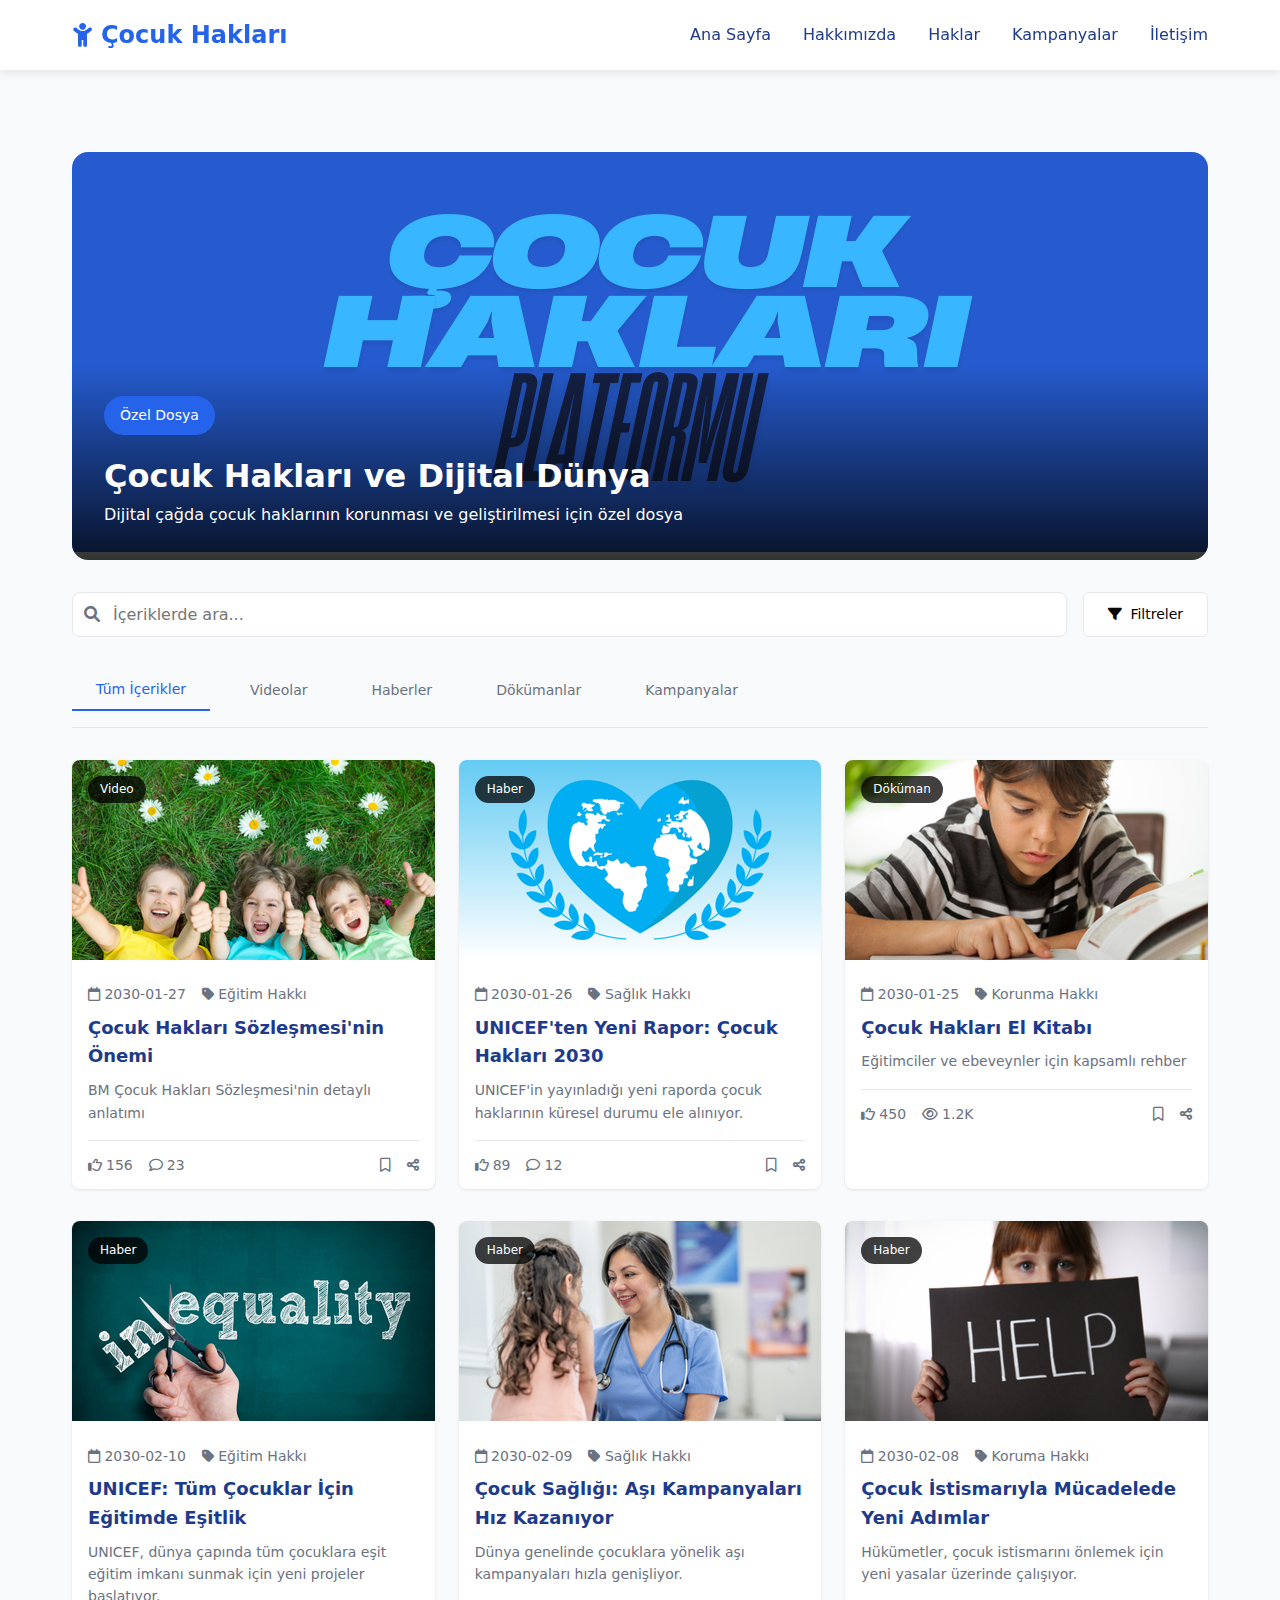
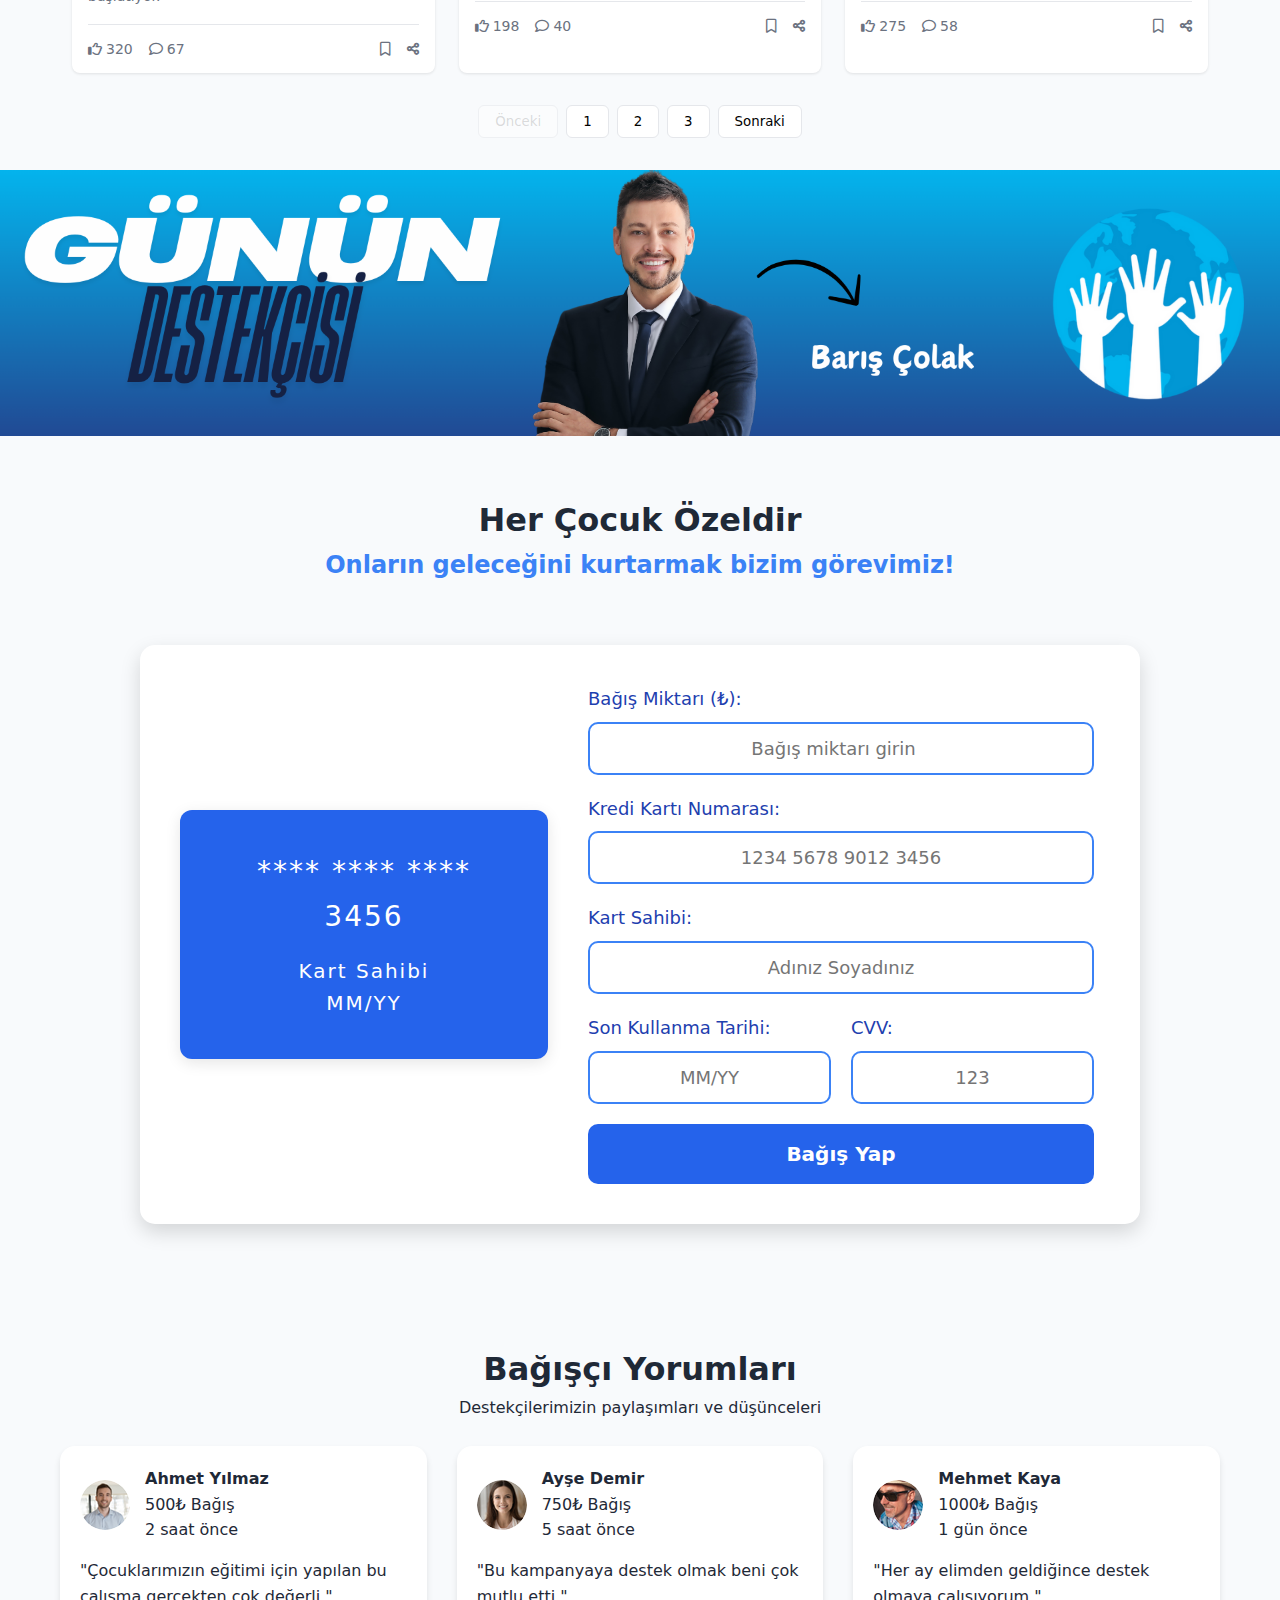
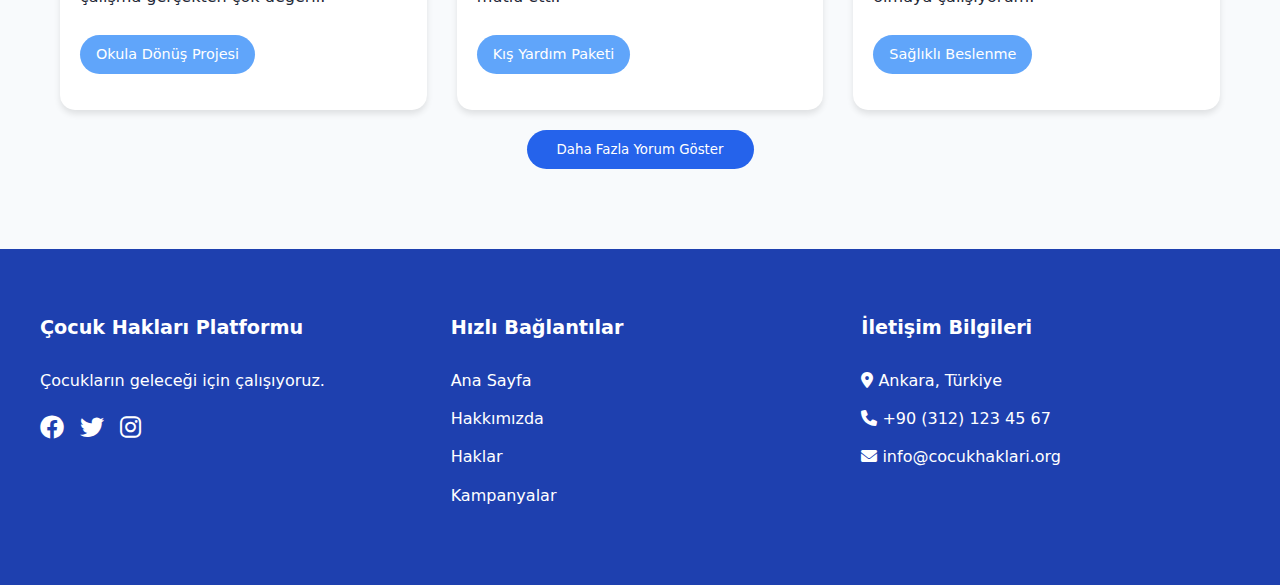
<file: news.html>
<!DOCTYPE html>
<html lang="tr">
<head>
    <meta charset="UTF-8">
    <meta name="viewport" content="width=device-width, initial-scale=1.0">
    <title>Anasayfa | Çocuk Hakları Platformu</title>
    <link href="https://cdnjs.cloudflare.com/ajax/libs/font-awesome/6.0.0/css/all.min.css" rel="stylesheet">
    <link rel="stylesheet" href="/css/style.css">
    <link rel="shortcut icon" href="/images/shortcut_icon.png" >
    <style>
                .comments-section {
            padding: 60px 20px;
            max-width: 1200px;
            margin: 0 auto;
        }

        .comments-grid {
            display: grid;
            grid-template-columns: repeat(auto-fit, minmax(260px, 1fr));
            gap: 30px;
        }

        .comment-card {
            background: var(--light);
            border-radius: 15px;
            padding: 20px;
            box-shadow: 0 4px 6px rgba(0, 0, 0, 0.1);
            transition: transform 0.3s;
        }

        .comment-card:hover {
            transform: translateY(-5px);
        }

        .comment-header {
            display: flex;
            align-items: center;
            gap: 15px;
            margin-bottom: 15px;
        }

        .commenter-image {
            width: 50px;
            height: 50px;
            border-radius: 50%;
            object-fit: cover;
        }

        .load-more-btn {
            display: block;
            width: fit-content;
            margin: 20px auto;
            background-color: var(--primary);
            color: var(--light);
            padding: 12px 30px;
            border-radius: 25px;
            border: none;
            cursor: pointer;
            transition: transform 0.3s;
        }

        .load-more-btn:hover {
            transform: scale(1.05);
        }
               .banner {
    width: 100%;
    max-width: 1920px;
    margin: 0 auto;
    text-align: center;
}
.donation-section {
        max-width: 1000px;
        margin: 60px auto;
        background: white;
        padding: 40px;
        border-radius: 15px;
        box-shadow: 0 8px 20px rgba(0, 0, 0, 0.15);
        text-align: center;
        display: flex;
        align-items: center;
        gap: 40px;
      }

      @media screen and (max-width: 768px) {
        .donation-section {
          flex-direction: column;
        }
        .card-preview {
          max-width: 100% !important;
        }

        form {
          max-width: 100% !important;
        }

        .input-row {
          flex-direction: column;
        }
      }

.card-preview {
    background: #2563eb;
    padding: 40px;
    border-radius: 12px;
    color: white;
    font-family: 'Courier New', Courier, monospace;
    box-shadow: 0 4px 15px rgba(0, 0, 0, 0.1);
    flex: 1;
    max-width: 40%;
}

.card {
    text-align: left;
    font-size: 20px;
    letter-spacing: 2px;
}

.card-number {
    font-size: 28px;
    margin-bottom: 15px;
    text-align: center;
}

.card-holder,
.card-expiry {
    font-size: 20px;
    text-align: center;
}

form {
    display: flex;
    flex-direction: column;
    gap: 20px;
    flex: 1;
    max-width: 55%;
}

.input-group {
    text-align: left;
}

.input-group label {
    font-size: 18px;
    color: #1e40af;
    margin-bottom: 8px;
    display: block;
}

.input-group input {
    width: 100%;
    padding: 14px;
    border: 2px solid #3b82f6;
    border-radius: 10px;
    font-size: 18px;
    text-align: center;
    transition: all 0.3s ease-in-out;
}

.input-group input:focus {
    border-color: #1e40af;
    outline: none;
}

.input-row {
    display: flex;
    gap: 20px;
}

.donate-btn {
    background: #2563eb;
    color: white;
    padding: 18px;
    border: none;
    border-radius: 10px;
    font-size: 20px;
    cursor: pointer;
    transition: all 0.3s;
    font-weight: bold;
}

.donate-btn:hover {
    background: #1e40af;
}

.banner-img {
    width: 100%;
    height: auto;
    max-height: 400px;
    object-fit: cover;
}
        .filter-actions {
    display: flex;
    justify-content: flex-end;
    gap: 1rem;
    margin-top: 1.5rem;
    padding-top: 1.5rem;
    border-top: 1px solid #e5e7eb;
}

.filter-reset {
    background-color: white;
    border: 1px solid #e5e7eb;
    color: var(--gray);
    padding: 0.75rem 1.5rem;
    border-radius: 0.375rem;
    font-size: 0.875rem;
    cursor: pointer;
    transition: all 0.2s;
}

.filter-reset:hover {
    background-color: var(--background);
    color: var(--text);
}
        :root {
            --primary: #2563eb;
            --secondary: #3b82f6;
            --accent: #60a5fa;
            --background: #f0f9ff;
            --text: #1e3a8a;
            --light: #ffffff;
            --dark: #1e40af;
            --gray: #6b7280;
        }

        * {
            margin: 0;
            padding: 0;
            box-sizing: border-box;
        }

        body {
            font-family: 'Segoe UI', Tahoma, Geneva, Verdana, sans-serif;
            background-color: #f8fafc;
            color: #1f2937;
        }

        .container {
            max-width: 1200px;
            margin: 0 auto;
            padding: 2rem;
        }

        /* Featured Content */
        .featured {
            position: relative;
            border-radius: 1rem;
            overflow: hidden;
            margin-bottom: 2rem;
            margin-top: 120px;
        }

        .featured-image {
            width: 100%;
            height: 400px;
            object-fit: cover;
        }

        .featured-content {
            position: absolute;
            bottom: 0;
            left: 0;
            right: 0;
            padding: 2rem;
            background: linear-gradient(to top, rgba(0,0,0,0.8), transparent);
            color: white;
        }

        .badge {
            background-color: var(--primary);
            color: white;
            padding: 0.5rem 1rem;
            border-radius: 9999px;
            font-size: 0.875rem;
            display: inline-block;
            margin-bottom: 1rem;
        }

        /* Search and Filters */
        .search-section {
            margin-bottom: 2rem;
        }

        .search-container {
            display: flex;
            gap: 1rem;
            margin-bottom: 1rem;
        }

        .search-box {
            flex: 1;
            position: relative;
        }

        .search-input {
            width: 100%;
            padding: 0.75rem 1rem 0.75rem 2.5rem;
            border: 1px solid #e5e7eb;
            border-radius: 0.5rem;
            font-size: 1rem;
        }

        .search-icon {
            position: absolute;
            left: 0.75rem;
            top: 50%;
            transform: translateY(-50%);
            color: var(--gray);
        }

        .filter-button {
            padding: 0.75rem 1.5rem;
            background-color: white;
            border: 1px solid #e5e7eb;
            border-radius: 0.5rem;
            cursor: pointer;
            display: flex;
            align-items: center;
            gap: 0.5rem;
        }

        /* Filters Panel */
        .filters-panel {
            background-color: white;
            padding: 1.5rem;
            border-radius: 0.5rem;
            box-shadow: 0 1px 3px rgba(0,0,0,0.1);
            margin-bottom: 2rem;
            display: none;
        }

        .filters-grid {
            display: grid;
            grid-template-columns: repeat(auto-fit, minmax(200px, 1fr));
            gap: 1.5rem;
        }

        .filter-group {
            display: flex;
            flex-direction: column;
            gap: 0.75rem;
        }

        .filter-label {
            font-size: 0.875rem;
            font-weight: 600;
            color: var(--text);
        }

        .filter-select {
            padding: 0.75rem;
            border: 1px solid #e5e7eb;
            border-radius: 0.375rem;
            font-size: 0.875rem;
            background-color: white;
        }

        .filter-checkbox-group {
            display: flex;
            flex-direction: column;
            gap: 0.5rem;
        }

        .filter-checkbox-item {
            display: flex;
            align-items: center;
            gap: 0.5rem;
        }

        .filter-checkbox {
            width: 1rem;
            height: 1rem;
        }

        .filter-date-inputs {
            display: flex;
            gap: 0.5rem;
        }

        .filter-date-input {
            flex: 1;
            padding: 0.75rem;
            border: 1px solid #e5e7eb;
            border-radius: 0.375rem;
            font-size: 0.875rem;
        }

        .filter-actions {
            display: flex;
            justify-content: flex-end;
            gap: 1rem;
            margin-top: 1.5rem;
            padding-top: 1.5rem;
            border-top: 1px solid #e5e7eb;
        }

        .filter-button {
            padding: 0.75rem 1.5rem;
            border-radius: 0.375rem;
            font-size: 0.875rem;
            cursor: pointer;
            transition: all 0.2s;
        }

        .filter-reset {
            background-color: white;
            border: 1px solid #e5e7eb;
            color: var(--gray);
        }

        .filter-apply {
            background-color: var(--primary);
            border: none;
            color: white;
        }

        .active-filters {
            display: flex;
            flex-wrap: wrap;
            gap: 0.5rem;
            margin-top: 1rem;
        }

        .active-filter {
            display: flex;
            align-items: center;
            gap: 0.5rem;
            padding: 0.5rem 1rem;
            background-color: var(--background);
            border-radius: 9999px;
            font-size: 0.875rem;
            color: var(--text);
        }

        .active-filter button {
            background: none;
            border: none;
            color: var(--gray);
            cursor: pointer;
            padding: 0.25rem;
        }

        /* Tabs */
        .tabs {
            margin-bottom: 2rem;
        }

        .tabs-list {
            display: flex;
            gap: 1rem;
            overflow-x: auto;
            padding-bottom: 1rem;
            border-bottom: 1px solid #e5e7eb;
        }

        .tab-button {
            padding: 0.75rem 1.5rem;
            background: none;
            border: none;
            cursor: pointer;
            font-size: 0.875rem;
            color: var(--gray);
            white-space: nowrap;
        }

        .tab-button.active {
            color: var(--primary);
            border-bottom: 2px solid var(--primary);
        }

        /* Content Grid */
        .content-grid {
            display: grid;
            grid-template-columns: repeat(auto-fill, minmax(300px, 1fr));
            gap: 1.5rem;
            margin-bottom: 2rem;
        }

        .content-card {
            background: white;
            border-radius: 0.5rem;
            overflow: hidden;
            box-shadow: 0 1px 3px rgba(0,0,0,0.1);
            transition: box-shadow 0.3s ease;
        }

        .content-card:hover {
            box-shadow: 0 4px 6px rgba(0,0,0,0.1);
        }

        .card-image-container {
            position: relative;
        }

        .card-image {
            width: 100%;
            height: 200px;
            object-fit: cover;
        }

        .card-type-badge {
            position: absolute;
            top: 1rem;
            left: 1rem;
            background-color: rgba(0,0,0,0.75);
            color: white;
            padding: 0.25rem 0.75rem;
            border-radius: 9999px;
            font-size: 0.75rem;
        }

        .card-content {
            padding: 1rem;
        }

        .card-meta {
            display: flex;
            align-items: center;
            gap: 1rem;
            margin-bottom: 0.5rem;
            color: var(--gray);
            font-size: 0.875rem;
        }

        .card-title {
            font-size: 1.125rem;
            font-weight: 600;
            margin-bottom: 0.5rem;
            color: var(--text);
        }

        .card-description {
            color: var(--gray);
            font-size: 0.875rem;
            margin-bottom: 1rem;
        }

        .card-actions {
            display: flex;
            justify-content: space-between;
            align-items: center;
            padding-top: 1rem;
            border-top: 1px solid #e5e7eb;
        }

        .action-buttons {
            display: flex;
            gap: 1rem;
        }

        .action-button {
            background: none;
            border: none;
            cursor: pointer;
            color: var(--gray);
            display: flex;
            align-items: center;
            gap: 0.25rem;
            font-size: 0.875rem;
        }

        .action-button:hover {
            color: var(--primary);
        }

        /* Pagination */
        .pagination {
            display: flex;
            justify-content: center;
            gap: 0.5rem;
            margin-top: 2rem;
        }

        .pagination-button {
            padding: 0.5rem 1rem;
            border: 1px solid #e5e7eb;
            border-radius: 0.375rem;
            background-color: white;
            cursor: pointer;
        }

        .pagination-button:disabled {
            opacity: 0.5;
            cursor: not-allowed;
        }

        /* Responsive Design */
        @media (max-width: 768px) {
            .container {
                padding: 1rem;
            }

            .featured-image {
                height: 330px;
            }

            .content-grid {
                grid-template-columns: 1fr;
            }

            .search-container {
                flex-direction: column;
            }

            .filters-grid {
                grid-template-columns: 1fr;
            }
        }

        /* Mobile Menu Styles */
        @media (max-width: 768px) {
            .nav-links {
                display: none;
                position: fixed;
                top: 70px;
                left: 0;
                width: 100%;
                background: rgba(255, 255, 255, 0.95);
                backdrop-filter: blur(10px);
                flex-direction: column;
                align-items: center;
                padding: 2rem 0;
                box-shadow: 0 4px 6px rgba(0, 0, 0, 0.1);
                z-index: 1000;
            }

            .nav-links.mobile-active {
                display: flex;
            }

            .nav-links a {
                margin: 1rem 0;
                font-size: 1.2rem;
            }

            .mobile-menu-toggle {
                display: flex;
                flex-direction: column;
                justify-content: space-between;
                width: 30px;
                height: 20px;
                cursor: pointer;
            }

            .mobile-menu-toggle span {
                width: 100%;
                height: 3px;
                background-color: var(--primary);
                transition: all 0.3s ease;
            }

            .mobile-menu-toggle.active span:nth-child(1) {
                transform: rotate(45deg) translate(5px, 5px);
            }

            .mobile-menu-toggle.active span:nth-child(2) {
                opacity: 0;
            }

            .mobile-menu-toggle.active span:nth-child(3) {
                transform: rotate(-45deg) translate(5px, -5px);
            }
        }

        .loader-icon {
            width: 50px;
            height: 50px;
            border: 5px solid transparent;
            border-top: 5px solid #38a3a5; /* Çocuk haklarını temsil eden renklerden biri */
            border-right: 5px solid #80ed99;
            border-radius: 50%;
            animation: spin 1s linear infinite;
        }

        /* Loader Text */
        .loader p {
            margin-top: 1rem;
            font-size: 1.2rem;
            font-weight: bold;
            color: #22577a;
        }

        /* Spin Animation */
        @keyframes spin {
            0% {
                transform: rotate(0deg);
            }
            100% {
                transform: rotate(360deg);
            }
        }

        .scroll-to-top {
            position: fixed;
            bottom: 20px;
            right: 20px;
            width: 50px;
            height: 50px;
            background-color: #60a5fa;
            color: #1e3a8a;
            border: none;
            border-radius: 50%;
            display: flex;
            align-items: center;
            justify-content: center;
            font-size: 1.5rem;
            box-shadow: 0 4px 6px rgba(0, 0, 0, 0.2);
            cursor: pointer;
            opacity: 0;
            visibility: hidden;
            transition: opacity 0.3s, visibility 0.3s;
            z-index: 1000;
        }

        .scroll-to-top:hover {
            background-color: #3b82f6;
        }

        .scroll-to-top.show {
            opacity: 1;
            visibility: visible;
        }
    </style>
</head>
<body>
    <button id="scrollToTop" class="scroll-to-top">
        <i class="fas fa-chevron-up"></i>
    </button>

    <div id="loader" class="loader">
        <div class="loader-icon"></div>
        <p>Çocuk Hakları İçin Yükleniyor...</p>
    </div>

    <header class="header">
        <nav class="nav-container">
            <a href="/index.html" class="logo">
                <i class="fas fa-child"></i>
                Çocuk Hakları
            </a>
            <ul class="nav-links">
                <li><a href="/index.html">Ana Sayfa</a></li>
                <li><a href="/about.html">Hakkımızda</a></li>
                <li><a href="/rights.html">Haklar</a></li>
                <li><a href="/campaigns.html">Kampanyalar</a></li>
                <li><a href="/contact.html">İletişim</a></li>
            </ul>
        </nav>
    </header>

    <div class="container">
        <!-- Öne Çıkan İçerik -->
        <div class="featured">
            <img src="images/blog.png" alt="Öne Çıkan İçerik" class="featured-image">
            <div class="featured-content">
                <span class="badge">Özel Dosya</span>
                <h1>Çocuk Hakları ve Dijital Dünya</h1>
                <p>Dijital çağda çocuk haklarının korunması ve geliştirilmesi için özel dosya</p>
            </div>
        </div>

        <!-- Arama ve Filtreler -->
        <div class="search-section">
            <div class="search-container">
                <div class="search-box">
                    <i class="fas fa-search search-icon"></i>
                    <input type="text" placeholder="İçeriklerde ara..." class="search-input">
                </div>
                <button class="filter-button">
                    <i class="fas fa-filter"></i>
                    Filtreler
                </button>
            </div>

            <div class="filters-panel">
                <div class="filters-grid">
                    <div class="filter-group">
                        <label for="categoryFilter" class="filter-label">Kategori</label>
                        <select id="categoryFilter" class="filter-select">
                            <option>Tümü</option>
                            <option>Eğitim Hakkı</option>
                            <option>Sağlık Hakkı</option>
                            <option>Korunma Hakkı</option>
                        </select>
                    </div>
                    <div class="filter-group">
                        <label for="dateFilter" class="filter-label">Tarih</label>
                        <select id="dateFilter" class="filter-select">
                            <option>Tüm Zamanlar</option>
                            <option>Son 7 Gün</option>
                            <option>Son 30 Gün</option>
                            <option>Son 3 Ay</option>
                        </select>
                    </div>
                    <div class="filter-group">
                        <label for="sortingFilter" class="filter-label">Sıralama</label>
                        <select id="sortingFilter" class="filter-select">
                            <option>En Yeni</option>
                            <option>En Çok İzlenen</option>
                            <option>En Çok Beğenilen</option>
                        </select>
                    </div>
                    <div class="filter-actions">
                        <button class="filter-reset" id="resetFilters">Filtreleri Sıfırla</button>
                    </div>
                </div>
            </div>
        </div>

        <!-- İçerik Türü Sekmeler -->
        <div class="tabs">
            <div class="tabs-list">
                <button class="tab-button active">Tüm İçerikler</button>
                <button class="tab-button">Videolar</button>
                <button class="tab-button">Haberler</button>
                <button class="tab-button">Dökümanlar</button>
                <button class="tab-button">Kampanyalar</button>
            </div>
        </div>

        <!-- İçerik Grid (1. Grup) -->
        <div class="content-grid">
            <!-- İçerik Kartı 1 -->
            <div class="content-card">
                <div class="card-image-container">
                    <img src="images/news_1.png" alt="İçerik" class="card-image">
                    <span class="card-type-badge">Video</span>
                </div>
                <div class="card-content">
                    <div class="card-meta">
                        <!-- ISO format: 2030-01-27 -->
                        <span><i class="far fa-calendar"></i> 2030-01-27</span>
                        <span><i class="fas fa-tag"></i> Eğitim Hakkı</span>
                    </div>
                    <h3 class="card-title">Çocuk Hakları Sözleşmesi'nin Önemi</h3>
                    <p class="card-description">BM Çocuk Hakları Sözleşmesi'nin detaylı anlatımı</p>
                    <div class="card-actions">
                        <div class="action-buttons">
                            <button class="action-button">
                                <i class="far fa-thumbs-up"></i>
                                <span>156</span>
                            </button>
                            <button class="action-button">
                                <i class="far fa-comment"></i>
                                <span>23</span>
                            </button>
                        </div>
                        <div class="action-buttons">
                            <button class="action-button">
                                <i class="far fa-bookmark"></i>
                            </button>
                            <button class="action-button">
                                <i class="fas fa-share-alt"></i>
                            </button>
                        </div>
                    </div>
                </div>
            </div>

            <!-- İçerik Kartı 2 -->
            <div class="content-card">
                <div class="card-image-container">
                    <img src="images/news_2.png" alt="İçerik" class="card-image">
                    <span class="card-type-badge">Haber</span>
                </div>
                <div class="card-content">
                    <div class="card-meta">
                        <span><i class="far fa-calendar"></i> 2030-01-26</span>
                        <span><i class="fas fa-tag"></i> Sağlık Hakkı</span>
                    </div>
                    <h3 class="card-title">UNICEF'ten Yeni Rapor: Çocuk Hakları 2030</h3>
                    <p class="card-description">UNICEF'in yayınladığı yeni raporda çocuk haklarının küresel durumu ele alınıyor.</p>
                    <div class="card-actions">
                        <div class="action-buttons">
                            <button class="action-button">
                                <i class="far fa-thumbs-up"></i>
                                <span>89</span>
                            </button>
                            <button class="action-button">
                                <i class="far fa-comment"></i>
                                <span>12</span>
                            </button>
                        </div>
                        <div class="action-buttons">
                            <button class="action-button">
                                <i class="far fa-bookmark"></i>
                            </button>
                            <button class="action-button">
                                <i class="fas fa-share-alt"></i>
                            </button>
                        </div>
                    </div>
                </div>
            </div>

            <!-- İçerik Kartı 3 -->
            <div class="content-card">
                <div class="card-image-container">
                    <img src="images/news_3.png" alt="İçerik" class="card-image">
                    <span class="card-type-badge">Döküman</span>
                </div>
                <div class="card-content">
                    <div class="card-meta">
                        <span><i class="far fa-calendar"></i> 2030-01-25</span>
                        <span><i class="fas fa-tag"></i> Korunma Hakkı</span>
                    </div>
                    <h3 class="card-title">Çocuk Hakları El Kitabı</h3>
                    <p class="card-description">Eğitimciler ve ebeveynler için kapsamlı rehber</p>
                    <div class="card-actions">
                        <div class="action-buttons">
                            <button class="action-button">
                                <i class="far fa-thumbs-up"></i>
                                <span>450</span>
                            </button>
                            <button class="action-button">
                                <i class="far fa-eye"></i>
                                <span>1.2K</span>
                            </button>
                        </div>
                        <div class="action-buttons">
                            <button class="action-button">
                                <i class="far fa-bookmark"></i>
                            </button>
                            <button class="action-button">
                                <i class="fas fa-share-alt"></i>
                            </button>
                        </div>
                    </div>
                </div>
            </div>
        </div>

        <!-- İçerik Grid (2. Grup) -->
        <div class="content-grid">
            <!-- İçerik Kartı 4 -->
            <div class="content-card">
                <div class="card-image-container">
                    <img src="images/news_4.png" alt="İçerik" class="card-image">
                    <span class="card-type-badge">Haber</span>
                </div>
                <div class="card-content">
                    <div class="card-meta">
                        <span><i class="far fa-calendar"></i> 2030-02-10</span>
                        <span><i class="fas fa-tag"></i> Eğitim Hakkı</span>
                    </div>
                    <h3 class="card-title">UNICEF: Tüm Çocuklar İçin Eğitimde Eşitlik</h3>
                    <p class="card-description">UNICEF, dünya çapında tüm çocuklara eşit eğitim imkanı sunmak için yeni projeler başlatıyor.</p>
                    <div class="card-actions">
                        <div class="action-buttons">
                            <button class="action-button">
                                <i class="far fa-thumbs-up"></i>
                                <span>320</span>
                            </button>
                            <button class="action-button">
                                <i class="far fa-comment"></i>
                                <span>67</span>
                            </button>
                        </div>
                        <div class="action-buttons">
                            <button class="action-button">
                                <i class="far fa-bookmark"></i>
                            </button>
                            <button class="action-button">
                                <i class="fas fa-share-alt"></i>
                            </button>
                        </div>
                    </div>
                </div>
            </div>

            <!-- İçerik Kartı 5 -->
            <div class="content-card">
                <div class="card-image-container">
                    <img src="images/news_5.png" alt="İçerik" class="card-image">
                    <span class="card-type-badge">Haber</span>
                </div>
                <div class="card-content">
                    <div class="card-meta">
                        <span><i class="far fa-calendar"></i> 2030-02-09</span>
                        <span><i class="fas fa-tag"></i> Sağlık Hakkı</span>
                    </div>
                    <h3 class="card-title">Çocuk Sağlığı: Aşı Kampanyaları Hız Kazanıyor</h3>
                    <p class="card-description">Dünya genelinde çocuklara yönelik aşı kampanyaları hızla genişliyor.</p>
                    <div class="card-actions">
                        <div class="action-buttons">
                            <button class="action-button">
                                <i class="far fa-thumbs-up"></i>
                                <span>198</span>
                            </button>
                            <button class="action-button">
                                <i class="far fa-comment"></i>
                                <span>40</span>
                            </button>
                        </div>
                        <div class="action-buttons">
                            <button class="action-button">
                                <i class="far fa-bookmark"></i>
                            </button>
                            <button class="action-button">
                                <i class="fas fa-share-alt"></i>
                            </button>
                        </div>
                    </div>
                </div>
            </div>

            <!-- İçerik Kartı 6 -->
            <div class="content-card">
                <div class="card-image-container">
                    <img src="images/news_6.png" alt="İçerik" class="card-image">
                    <span class="card-type-badge">Haber</span>
                </div>
                <div class="card-content">
                    <div class="card-meta">
                        <span><i class="far fa-calendar"></i> 2030-02-08</span>
                        <span><i class="fas fa-tag"></i> Koruma Hakkı</span>
                    </div>
                    <h3 class="card-title">Çocuk İstismarıyla Mücadelede Yeni Adımlar</h3>
                    <p class="card-description">Hükümetler, çocuk istismarını önlemek için yeni yasalar üzerinde çalışıyor.</p>
                    <div class="card-actions">
                        <div class="action-buttons">
                            <button class="action-button">
                                <i class="far fa-thumbs-up"></i>
                                <span>275</span>
                            </button>
                            <button class="action-button">
                                <i class="far fa-comment"></i>
                                <span>58</span>
                            </button>
                        </div>
                        <div class="action-buttons">
                            <button class="action-button">
                                <i class="far fa-bookmark"></i>
                            </button>
                            <button class="action-button">
                                <i class="fas fa-share-alt"></i>
                            </button>
                        </div>
                    </div>
                </div>
            </div>
        </div>

        <!-- Sayfalama -->
        <div class="pagination">
            <button class="pagination-button" disabled>Önceki</button>
            <button class="pagination-button">1</button>
            <button class="pagination-button">2</button>
            <button class="pagination-button">3</button>
            <button class="pagination-button">Sonraki</button>
        </div>
    </div>

    <div class="banner">
        <img src="/images/barış.png" alt="Ayın Destekçisi" class="banner-img">
    </div><br><br>


    <h1 style="text-align: center;">Her Çocuk Özeldir</h1>
    <h2 style="text-align: center; color: #3b82f6;">Onların geleceğini kurtarmak bizim görevimiz!</h2>
    <section class="donation-section">
        <div class="card-preview">
            <div class="card">
                <div class="card-number">**** **** **** 3456</div>
                <div class="card-holder">Kart Sahibi</div>
                <div class="card-expiry">MM/YY</div>
            </div>
        </div>
        
        <form id="donation-form">
            <div class="input-group">
                <label for="donation-amount">Bağış Miktarı (₺):</label>
                <input type="number" id="donation-amount" placeholder="Bağış miktarı girin" required>
            </div>
    
            <div class="input-group">
                <label for="card-number">Kredi Kartı Numarası:</label>
                <input type="text" id="card-number" placeholder="1234 5678 9012 3456" maxlength="19" required>
            </div>
    
            <div class="input-group">
                <label for="card-holder">Kart Sahibi:</label>
                <input type="text" id="card-holder" placeholder="Adınız Soyadınız" required>
            </div>
    
            <div class="input-row">
                <div class="input-group">
                    <label for="expiry-date">Son Kullanma Tarihi:</label>
                    <input type="text" id="expiry-date" placeholder="MM/YY" maxlength="5" required>
                </div>
    
                <div class="input-group">
                    <label for="cvv">CVV:</label>
                    <input type="text" id="cvv" placeholder="123" maxlength="3" required>
                </div>
            </div>
    
            <button type="submit" class="donate-btn">Bağış Yap</button>
        </form>
    </section>

    <section class="comments-section">
        <div class="comments-header">
            <h1 style="text-align: center;">Bağışçı Yorumları</h1>
            <p style="text-align: center;">Destekçilerimizin paylaşımları ve düşünceleri</p><br>
        </div>
    
        <div class="comments-grid">
            <div class="comment-card">
                <div class="comment-header">
                    <img src="/images/donater_1.png" alt="Ahmet Yılmaz" class="commenter-image">
                    <div class="commenter-info">
                        <h4 class="commenter-name">Ahmet Yılmaz</h4>
                        <p class="donation-amount">500₺ Bağış</p>
                        <span class="donation-date">2 saat önce</span>
                    </div>
                </div>
                <p class="comment-content">
                    "Çocuklarımızın eğitimi için yapılan bu çalışma gerçekten çok değerli."
                </p><br>
                <span class="campaign-badge">Okula Dönüş Projesi</span>
            </div>
    
            <div class="comment-card">
                <div class="comment-header">
                    <img src="/images/donater_2.png" alt="Ayşe Demir" class="commenter-image">
                    <div class="commenter-info">
                        <h4 class="commenter-name">Ayşe Demir</h4>
                        <p class="donation-amount">750₺ Bağış</p>
                        <span class="donation-date">5 saat önce</span>
                    </div>
                </div>
                <p class="comment-content">
                    "Bu kampanyaya destek olmak beni çok mutlu etti."
                </p><br>
                <span class="campaign-badge">Kış Yardım Paketi</span>
            </div>
    
            <div class="comment-card">
                <div class="comment-header">
                    <img src="/images/donater_3.png" alt="Mehmet Kaya" class="commenter-image">
                    <div class="commenter-info">
                        <h4 class="commenter-name">Mehmet Kaya</h4>
                        <p class="donation-amount">1000₺ Bağış</p>
                        <span class="donation-date">1 gün önce</span>
                    </div>
                </div>
                <p class="comment-content">
                    "Her ay elimden geldiğince destek olmaya çalışıyorum."
                </p><br>
                <span class="campaign-badge">Sağlıklı Beslenme</span>
            </div>
        </div>
    
        <button class="load-more-btn">Daha Fazla Yorum Göster</button>
    </section>
    <footer>
        <div class="footer-content">
            <div class="footer-column">
                <h4>Çocuk Hakları Platformu</h4>
                <p>Çocukların geleceği için çalışıyoruz.</p>
                <div class="social-links">
                    <a href="#"><i class="fab fa-facebook"></i></a>
                    <a href="#"><i class="fab fa-twitter"></i></a>
                    <a href="#"><i class="fab fa-instagram"></i></a>
                </div>
            </div>
            <div class="footer-column">
                <h4>Hızlı Bağlantılar</h4>
                <ul>
                    <li><a href="/">Ana Sayfa</a></li>
                    <li><a href="/about.html">Hakkımızda</a></li>
                    <li><a href="/rights.html">Haklar</a></li>
                    <li><a href="/campaigns.html">Kampanyalar</a></li>
                </ul>
            </div>
            <div class="footer-column">
                <h4>İletişim Bilgileri</h4>
                <ul>
                    <li><i class="fas fa-map-marker-alt"></i> Ankara, Türkiye</li>
                    <li><i class="fas fa-phone"></i> +90 (312) 123 45 67</li>
                    <li><i class="fas fa-envelope"></i> info@cocukhaklari.org</li>
                </ul>
            </div>
        </div>
    </footer>

    <script>
        // Tüm içerik kartlarını filtrele
        function filterContent() {
            const category = document.getElementById('categoryFilter').value;
            const date = document.getElementById('dateFilter').value;
            const sorting = document.getElementById('sortingFilter').value;
            
            const contentCards = document.querySelectorAll('.content-card');
            const today = new Date();

            contentCards.forEach(card => {
                let showCard = true;
                
                // Kategori filtreleme
                if (category !== 'Tümü') {
                    const cardCategory = card.querySelector('.card-meta .fas.fa-tag').nextSibling.textContent.trim();
                    if (cardCategory !== category) {
                        showCard = false;
                    }
                }
                
                // Tarih filtreleme
                if (date !== 'Tüm Zamanlar') {
                    // Metinden ISO formatlı tarihi çekiyoruz
                    const dateString = card.querySelector('.card-meta .far.fa-calendar').nextSibling.textContent.trim();
                    const cardDate = new Date(dateString);

                    switch(date) {
                        case 'Son 7 Gün':
                            if ((today - cardDate) > 7 * 24 * 60 * 60 * 1000) showCard = false;
                            break;
                        case 'Son 30 Gün':
                            if ((today - cardDate) > 30 * 24 * 60 * 60 * 1000) showCard = false;
                            break;
                        case 'Son 3 Ay':
                            if ((today - cardDate) > 90 * 24 * 60 * 60 * 1000) showCard = false;
                            break;
                    }
                }
                
                card.style.display = showCard ? 'block' : 'none';
            });
            
            // Sıralama
            const cardsArray = Array.from(contentCards);

            cardsArray.sort((a, b) => {
                const dateA = new Date(a.querySelector('.card-meta .far.fa-calendar').nextSibling.textContent.trim());
                const dateB = new Date(b.querySelector('.card-meta .far.fa-calendar').nextSibling.textContent.trim());

                switch(sorting) {
                    case 'En Yeni':
                        return dateB - dateA;
                    case 'En Çok İzlenen':
                        const viewsA = parseInt(a.querySelector('.far.fa-eye')?.nextElementSibling?.textContent || '0');
                        const viewsB = parseInt(b.querySelector('.far.fa-eye')?.nextElementSibling?.textContent || '0');
                        return viewsB - viewsA;
                    case 'En Çok Beğenilen':
                        const likesA = parseInt(a.querySelector('.far.fa-thumbs-up').nextElementSibling.textContent);
                        const likesB = parseInt(b.querySelector('.far.fa-thumbs-up').nextElementSibling.textContent);
                        return likesB - likesA;
                }
            });
            
            // Sıralanmış kartları DOM'a yerleştir
            const contentGrids = document.querySelectorAll('.content-grid');
            
            // Mevcut örnekte iki ayrı .content-grid var, bu yüzden tüm kartlar tek seferde sıralanamaz.
            // Kartlar hangi grid'in çocuğuysa, oraya append etmemiz gerekiyor.
            // Basitçe her kartı tekrar kendi parent'ına ekleyeceğiz.
            cardsArray.forEach(card => {
                const parentGrid = card.parentNode;
                parentGrid.appendChild(card);
            });
        }
        
        // Filtre event listener'ları
        document.addEventListener('DOMContentLoaded', function() {
            document.querySelectorAll('.filter-select').forEach(select => {
                select.addEventListener('change', filterContent);
            });
        
            // Filtre panelinin başlangıç durumu
            const filtersPanel = document.querySelector('.filters-panel');
            filtersPanel.style.display = 'none';
        });
    </script>

    <script>
        // Filtre butonuna tıklandığında filtre panelini göster/gizle
        const filterButton = document.querySelector('.filter-button');
        const filtersPanel = document.querySelector('.filters-panel');

        filterButton.addEventListener('click', () => {
            filtersPanel.style.display = filtersPanel.style.display === 'none' ? 'block' : 'none';
        });

        // Tab butonları için aktif class'ı yönetimi
        const tabButtons = document.querySelectorAll('.tab-button');
        
        tabButtons.forEach(button => {
            button.addEventListener('click', () => {
                // Aktif class'ı kaldır
                tabButtons.forEach(btn => btn.classList.remove('active'));
                // Tıklanan butona aktif class'ı ekle
                button.classList.add('active');
            });
        });

        // Beğeni ve kaydetme butonları için toggle fonksiyonu
        document.querySelectorAll('.action-button').forEach(button => {
            button.addEventListener('click', function() {
                this.classList.toggle('active');
                
                // Beğeni sayısını güncelle
                const likeCount = this.querySelector('span');
                if (likeCount && this.querySelector('.fa-thumbs-up')) {
                    const currentCount = parseInt(likeCount.textContent);
                    likeCount.textContent = this.classList.contains('active') ? currentCount + 1 : currentCount - 1;
                }
            });
        });

        // Paylaşım butonu için basit bir paylaşım menüsü
        document.querySelectorAll('.fa-share-alt').forEach(shareButton => {
            shareButton.addEventListener('click', function(e) {
                e.preventDefault();
                alert('Paylaşım seçenekleri: \n- Facebook\n- Twitter\n- WhatsApp\n- E-posta');
            });
        });

        // Arama fonksiyonu
        const searchInput = document.querySelector('.search-input');
        searchInput.addEventListener('input', function(e) {
            const searchTerm = e.target.value.toLowerCase();
            const contentCards = document.querySelectorAll('.content-card');
            
            contentCards.forEach(card => {
                const title = card.querySelector('.card-title').textContent.toLowerCase();
                const description = card.querySelector('.card-description').textContent.toLowerCase();
                
                if (title.includes(searchTerm) || description.includes(searchTerm)) {
                    card.style.display = 'block';
                } else {
                    card.style.display = 'none';
                }
            });
        });

        // Sayfalama için aktif sayfa yönetimi
        const paginationButtons = document.querySelectorAll('.pagination-button');
        paginationButtons.forEach(button => {
            if (!button.disabled && !isNaN(button.textContent)) {
                button.addEventListener('click', function() {
                    paginationButtons.forEach(btn => btn.classList.remove('active'));
                    this.classList.add('active');
                });
            }
        });
        // Filtreleri sıfırla butonuna tıklandığında çalışacak fonksiyon:
document.getElementById('resetFilters').addEventListener('click', function() {
    // Varsayılan değerlere geri dönelim
    document.getElementById('categoryFilter').value = 'Tümü';
    document.getElementById('dateFilter').value = 'Tüm Zamanlar';
    document.getElementById('sortingFilter').value = 'En Yeni';

    // Ardından filtreleme işlemini yeniden çalıştıralım
    filterContent();
});
    </script>

    <script src="/js/script.js"></script>
    <script>
        // Mobile Menu Toggle
        document.addEventListener('DOMContentLoaded', function() {
            const menuToggle = document.createElement('div');
            menuToggle.classList.add('mobile-menu-toggle');
            menuToggle.innerHTML = '<span></span><span></span><span></span>';

            const navContainer = document.querySelector('.nav-container');
            const navLinks = document.querySelector('.nav-links');
            
            navContainer.insertBefore(menuToggle, navLinks);

            menuToggle.addEventListener('click', function() {
                navLinks.classList.toggle('mobile-active');
                menuToggle.classList.toggle('active');
            });

            // Close menu when a link is clicked
            navLinks.querySelectorAll('a').forEach(link => {
                link.addEventListener('click', function() {
                    navLinks.classList.remove('mobile-active');
                    menuToggle.classList.remove('active');
                });
            });

            // Close menu when clicking outside
            document.addEventListener('click', function(event) {
                if (!navContainer.contains(event.target)) {
                    navLinks.classList.remove('mobile-active');
                    menuToggle.classList.remove('active');
                }
            });
        });
    </script>

    <script>
        // Sayfa yüklendiğinde bildirimi göster
        window.onload = function() {
            const toast = document.getElementById('toast');

            // 2 saniye sonra bildirimi göster
            setTimeout(() => {
                if(toast) {
                    toast.classList.add('show');
                }
            }, 2000);

            // 7 saniye sonra otomatik olarak bildirimi gizle
            setTimeout(() => {
                hideToast();
            }, 9000);
        }

        // Bildirimi manuel olarak kapat
        function closeToast() {
            hideToast();
        }

        // Toast gizleme fonksiyonu
        function hideToast() {
            const toast = document.getElementById('toast');
            if(!toast) return;
            toast.classList.remove('show');
            toast.classList.add('hide');

            // Kapanma animasyonu bittikten sonra tamamen gizle
            setTimeout(() => {
                toast.style.display = 'none';
            }, 500);
        }
    </script>
        </script>
        <script>
            // Kart bilgilerini dinamik olarak güncelleme
document.getElementById('card-number').addEventListener('input', function () {
    const cardNumber = document.querySelector('.card-number');
    cardNumber.textContent = this.value || '**** **** **** ****';
});

document.getElementById('card-holder').addEventListener('input', function () {
    const cardHolder = document.querySelector('.card-holder');
    cardHolder.textContent = this.value || 'Kart Sahibi';
});

document.getElementById('expiry-date').addEventListener('input', function () {
    const expiryDate = document.querySelector('.card-expiry');
    expiryDate.textContent = this.value || 'MM/YY';
});

// CVV girişi kontrolü (sadece sayı kabul et)
document.getElementById('cvv').addEventListener('input', function () {
    this.value = this.value.replace(/\D/g, '').slice(0, 3); // Sadece 3 rakam
});

// Kart numarası formatlama (4x4 format)
document.getElementById('card-number').addEventListener('input', function () {
    let value = this.value.replace(/\D/g, ''); // Sadece sayılar
    value = value.match(/.{1,4}/g)?.join(' ') || ''; // 4'er gruplara böl
    this.value = value.slice(0, 19); // Maksimum 19 karakter
});

// Tarih formatı kontrolü
document.getElementById('expiry-date').addEventListener('input', function () {
    let value = this.value.replace(/\D/g, ''); // Sadece sayılar
    if (value.length >= 2) {
        value = value.slice(0, 2) + '/' + value.slice(2, 4);
    }
    this.value = value.slice(0, 5); // Maksimum 5 karakter (MM/YY)
});

// Bağış formu gönderimi
document.getElementById('donation-form').addEventListener('submit', function (e) {
    e.preventDefault(); // Sayfanın yenilenmesini engelle
    
    const donationAmount = document.getElementById('donation-amount').value;
    const cardNumber = document.getElementById('card-number').value;
    const cardHolder = document.getElementById('card-holder').value;
    const expiryDate = document.getElementById('expiry-date').value;
    const cvv = document.getElementById('cvv').value;

    if (donationAmount && cardNumber && cardHolder && expiryDate && cvv) {
        alert(`Teşekkürler! ${donationAmount}₺ bağış yaptınız.`);

        // Form alanlarını sıfırlama
        document.getElementById('donation-form').reset();

        // Kart önizlemesini sıfırlama
        document.querySelector('.card-number').textContent = '**** **** **** ****';
        document.querySelector('.card-holder').textContent = 'Kart Sahibi';
        document.querySelector('.card-expiry').textContent = 'MM/YY';
    } else {
        alert('Lütfen tüm alanları eksiksiz doldurun.');
    }
});

        </script>
</body>
</html>
</file>
<file: css/style.css>
:root {
  --primary: #2563eb;
  --secondary: #3b82f6;
  --accent: #60a5fa;
  --background: #f0f9ff;
  --text: #1e3a8a;
  --light: #ffffff;
  --dark: #1e40af;
}

* {
  margin: 0;
  padding: 0;
  box-sizing: border-box;
  font-family: "Segoe UI", system-ui, sans-serif;
}

body {
  background-color: var(--background);
  color: var(--text);
  line-height: 1.6;
}

/* Modern Header */
.header {
  background: rgba(255, 255, 255, 0.95);
  backdrop-filter: blur(10px);
  position: fixed;
  width: 100%;
  z-index: 1000;
  box-shadow: 0 2px 10px rgba(0, 0, 0, 0.1);
  transition: all 0.3s ease;
}

.nav-container {
  max-width: 1200px;
  margin: 0 auto;
  padding: 1rem 2rem;
  display: flex;
  justify-content: space-between;
  align-items: center;
}

.logo {
  font-size: 1.5rem;
  font-weight: bold;
  color: var(--primary);
  text-decoration: none;
  display: flex;
  align-items: center;
  gap: 0.5rem;
}

.nav-links {
  display: flex;
  gap: 2rem;
  list-style: none;
}

.nav-links a {
  color: var(--text);
  text-decoration: none;
  font-weight: 500;
  transition: color 0.3s;
  position: relative;
}

.nav-links a:after {
  content: "";
  position: absolute;
  width: 0;
  height: 2px;
  bottom: -4px;
  left: 0;
  background-color: var(--primary);
  transition: width 0.3s;
}

.nav-links a:hover:after {
  width: 100%;
}

/* Hero Section */
.hero {
  height: 100vh;
  background: linear-gradient(rgba(0, 0, 0, 0.5), rgba(0, 0, 0, 0.5)),
    url("/images/children_rights.png");
  background-size: cover;
  background-position: center;
  display: flex;
  align-items: center;
  justify-content: center;
  text-align: center;
  color: var(--light);
  padding: 0 1rem;
}

.hero-content {
  max-width: 800px;
}

.hero h1 {
  font-size: 3.5rem;
  margin-bottom: 1.5rem;
  animation: fadeInUp 1s ease;
}

.hero p {
  font-size: 1.2rem;
  margin-bottom: 2rem;
  animation: fadeInUp 1s ease 0.2s;
  opacity: 0;
  animation-fill-mode: forwards;
}

.cta-button {
  display: inline-block;
  padding: 1rem 2rem;
  background: var(--primary);
  color: var(--light);
  text-decoration: none;
  border-radius: 50px;
  font-weight: 500;
  transition: transform 0.3s, background 0.3s;
  animation: fadeInUp 1s ease 0.4s;
  opacity: 0;
  animation-fill-mode: forwards;
}

.cta-button:hover {
  background: var(--secondary);
  transform: translateY(-3px);
}

/* Kategoriler */
.categories {
  padding: 6rem 2rem;
  background: var(--light);
}

.section-title {
  text-align: center;
  font-size: 2.2rem;
  margin-bottom: 3rem;
  color: var(--text);
}

.category-grid {
  display: grid;
  justify-content: center;
  grid-template-columns: repeat(auto-fit, minmax(280px, 1fr));
  gap: 2rem;
  max-width: 1200px;
  margin: 0 auto;
}

.category-card {
  background: var(--light);
  border-radius: 20px;
  overflow: hidden;
  box-shadow: 0 4px 6px rgba(0, 0, 0, 0.1);
  transition: transform 0.3s;
}

.category-card:hover {
  transform: translateY(-10px);
}

.category-image {
  height: 200px;
  background: var(--accent);
}

.category-content {
  padding: 1.5rem;
}

.category-content h3 {
  color: var(--primary);
  margin-bottom: 1rem;
}

/* Animations */
@keyframes fadeInUp {
  from {
    opacity: 0;
    transform: translateY(20px);
  }
  to {
    opacity: 1;
    transform: translateY(0);
  }
}

/* Responsive Design */
@media (max-width: 768px) {
  .nav-links {
    display: none;
  }

  .hero h1 {
    font-size: 2.5rem;
  }
}
.about-section {
  padding: 12rem 2rem;
  display: flex;
  justify-content: center;
  align-items: center;
  background: linear-gradient(135deg, var(--primary), var(--secondary));
  color: var(--light);
  text-align: center;
  position: relative;
  overflow: hidden;
}

.about-section::before,
.about-section::after {
  content: "";
  position: absolute;
  width: 250px;
  height: 250px;
  background: var(--accent);
  border-radius: 50%;
  opacity: 0.3;
}

.about-section::before {
  top: -50px;
  left: -50px;
}

.about-section::after {
  bottom: -50px;
  right: -50px;
}

.about-container {
  max-width: 1200px;
  margin: 0 auto;
  display: flex;
  flex-wrap: wrap;
  align-items: center;
  gap: 5rem;
}

.about-content {
  padding: 3.5rem;
  background: rgba(255, 255, 255, 0.2);
  border-radius: 25px;
  backdrop-filter: blur(20px);
  box-shadow: 0 25px 50px rgba(0, 0, 0, 0.3);
  max-width: 600px;
  text-align: left;
  animation: fadeInUp 1.5s ease-in-out;
}

@media screen and (max-width: 768px) {
  .about-content {
    padding: 2rem;
  }
}

.about-content h2 {
  text-align: start;
  font-size: 2rem;
  color: var(--light);
  margin-bottom: 2rem;
  font-weight: 800;
  text-transform: uppercase;
}

.about-content p {
  font-size: 1.5rem;
  line-height: 2;
  margin-bottom: 2.5rem;
}

.custom-btn {
  padding: 18px 45px;
  background: var(--accent);
  color: var(--dark);
  font-weight: bold;
  border: none;
  border-radius: 50px;
  cursor: pointer;
  font-size: 1.4rem;
  transition: all 0.3s ease-in-out;
  box-shadow: 0 10px 35px rgba(96, 165, 250, 0.6);
}

.custom-btn:hover {
  background: var(--light);
  color: var(--primary);
  transform: scale(1.1);
}

.about-image {
  border-radius: 25px;
  overflow: hidden;
  max-width: 500px;
  transition: transform 0.5s ease-in-out;
  animation: fadeInRight 1.8s ease-in-out;
}

.about-image img {
  width: 100%;
  border-radius: 25px;
}

.about-image:hover img {
  transform: scale(1.1);
}

@keyframes fadeInUp {
  from {
    opacity: 0;
    transform: translateY(60px);
  }
  to {
    opacity: 1;
    transform: translateY(0);
  }
}

@keyframes fadeInRight {
  from {
    opacity: 0;
    transform: translateX(-60px);
  }
  to {
    opacity: 1;
    transform: translateX(0);
  }
}

.campaigns-section {
  padding: 6rem 2rem;
  background: var(--light);
}

.campaign-card {
  background: var(--background);
  padding: 2rem;
  border-radius: 20px;
  margin-bottom: 2rem;
  transition: transform 0.3s;
}

.campaign-card:hover {
  transform: translateY(-5px);
}

.campaign-date {
  color: var(--primary);
  font-weight: bold;
}

footer {
  background: var(--dark);
  color: var(--light);
  padding: 4rem 2rem;
}

.footer-content {
  max-width: 1200px;
  margin: 0 auto;
  display: grid;
  grid-template-columns: repeat(auto-fit, minmax(250px, 1fr));
  gap: 2rem;
}

.footer-column h4 {
  margin-bottom: 1.5rem;
  font-size: 1.2rem;
}

.footer-column ul {
  list-style: none;
}

.footer-column ul li {
  margin-bottom: 0.8rem;
}

.footer-column a {
  color: var(--light);
  text-decoration: none;
  transition: color 0.3s;
}

.footer-column a:hover {
  color: var(--accent);
}

.social-links {
  display: flex;
  gap: 1rem;
  margin-top: 1rem;
}

.social-links a {
  font-size: 1.5rem;
}

@media (max-width: 768px) {
  .about-container {
    grid-template-columns: 1fr;
  }
}
.campaign-stats {
  display: flex;
  justify-content: space-between;
  margin: 1rem 0;
  color: var(--text);
  font-size: 0.9rem;
}

.campaign-stats span {
  display: flex;
  align-items: center;
  gap: 0.5rem;
}

.progress-bar {
  width: 100%;
  height: 8px;
  background: #e0e0e0;
  border-radius: 4px;
  margin: 1rem 0;
}

.progress {
  height: 100%;
  background: var(--primary);
  border-radius: 4px;
  transition: width 0.3s ease;
}

.campaign-badge {
  display: inline-block;
  padding: 0.5rem 1rem;
  background: var(--accent);
  color: var(--light);
  border-radius: 20px;
  font-size: 0.9rem;
  margin-bottom: 1rem;
}

.campaign-badge.success {
  background: #10b981;
}

.sub-section-title {
  text-align: center;
  font-size: 2rem;
  margin: 4rem 0 2rem 0;
  color: var(--text);
}

.completed-campaigns {
  display: grid;
  justify-content: center;
  grid-template-columns: repeat(auto-fit, minmax(280px, 1fr));
  gap: 2rem;
  max-width: 1200px;
  margin: 0 auto;
}

.campaign-card.completed {
  opacity: 0.8;
  background: #f8f8f8;
}

.cta-button.secondary {
  background: var(--text);
}

.cta-button.secondary:hover {
  background: var(--dark);
}
.loader {
  position: fixed;
  top: 0;
  left: 0;
  width: 100%;
  height: 100%;
  background-color: #f8f9fa;
  display: flex;
  flex-direction: column;
  justify-content: center;
  align-items: center;
  z-index: 2000;
}

/* Loader Icon (Renkli Dönen Top) */
.loader-icon {
  width: 50px;
  height: 50px;
  border: 5px solid transparent;
  border-top: 5px solid #38a3a5; /* Çocuk haklarını temsil eden renklerden biri */
  border-right: 5px solid #80ed99;
  border-radius: 50%;
  animation: spin 1s linear infinite;
}

/* Loader Text */
.loader p {
  margin-top: 1rem;
  font-size: 1.2rem;
  font-weight: bold;
  color: #22577a;
}

/* Spin Animation */
@keyframes spin {
  0% {
    transform: rotate(0deg);
  }
  100% {
    transform: rotate(360deg);
  }
}
.scroll-to-top {
  position: fixed;
  bottom: 20px;
  right: 20px;
  width: 50px;
  height: 50px;
  background-color: #60a5fa;
  color: #1e3a8a;
  border: none;
  border-radius: 50%;
  display: flex;
  align-items: center;
  justify-content: center;
  font-size: 1.5rem;
  box-shadow: 0 4px 6px rgba(0, 0, 0, 0.2);
  cursor: pointer;
  opacity: 0;
  visibility: hidden;
  transition: opacity 0.3s, visibility 0.3s;
  z-index: 1000;
}

.scroll-to-top:hover {
  background-color: #3b82f6;
}

.scroll-to-top.show {
  opacity: 1;
  visibility: visible;
}
</file>
